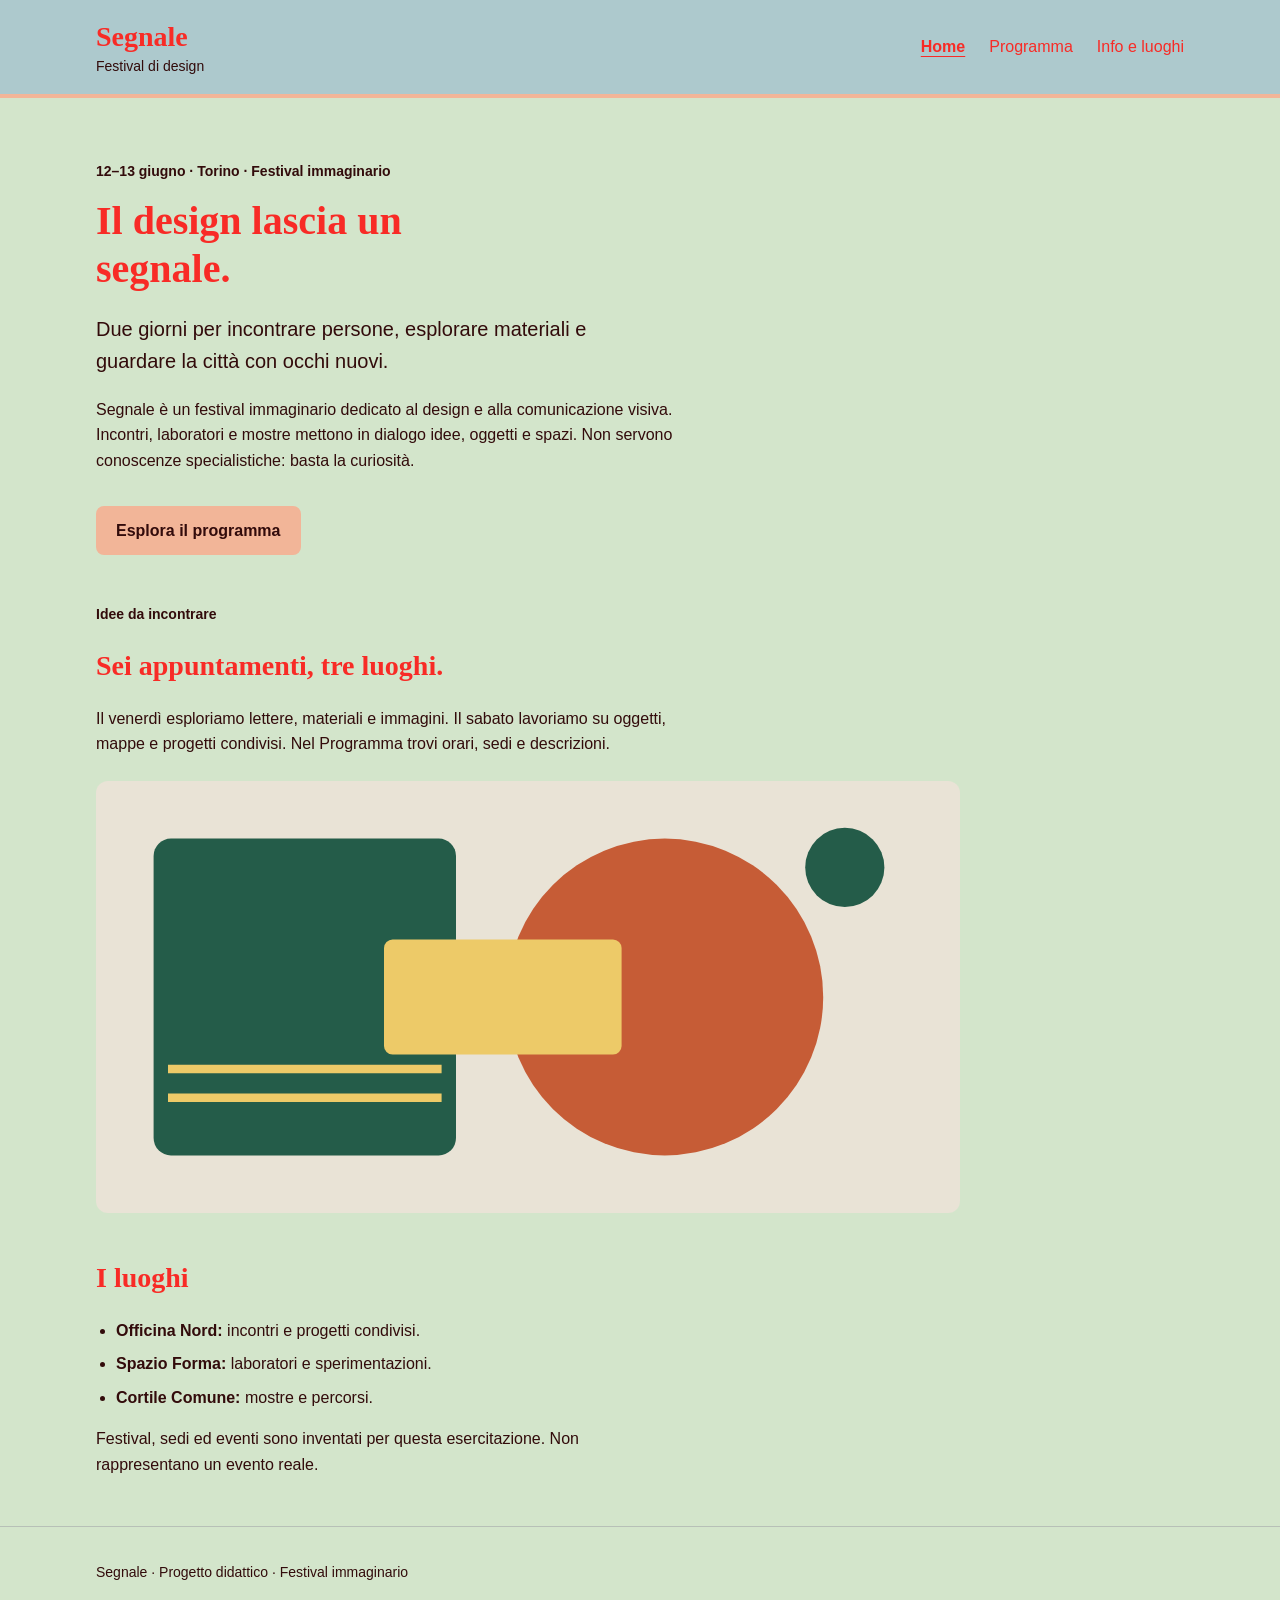
<file: index.html>
<!doctype html>
<html lang="it">
<head>
  <meta charset="utf-8">
  <meta name="viewport" content="width=device-width, initial-scale=1">
  <title>Segnale — Festival di design</title>
    <link rel="preconnect" href="https://api.fontshare.com" crossorigin>
    <link href="https://api.fontshare.com/v2/css?f[]=erode@401,600,700&f[]=nunito@400,401,600,700&display=swap" rel="stylesheet">
  <link rel="stylesheet" href="style.css">
</head>
<body>
  <a class="skip-link" href="#contenuto">Vai al contenuto</a>
  <header class="site-header">
    <div class="container">
      <a class="brand" href="index.html">Segnale<span>Festival di design</span></a>
      <nav aria-label="Navigazione principale">
        <a href="index.html" aria-current="page">Home</a>
        <!-- Da completare: collegare questa voce alla pagina Programma. -->
        <a href="programma.html">Programma</a>
        <a href="info.html">Info e luoghi</a>
      </nav>
    </div>
  </header>

  <main id="contenuto" class="container">
    <section class="intro" aria-labelledby="titolo-home">
      <p class="eyebrow">12–13 giugno · Torino · Festival immaginario</p>
      <h1 id="titolo-home">Il design lascia un segnale.</h1>
      <p class="lead">Due giorni per incontrare persone, esplorare materiali e guardare la città con occhi nuovi.</p>
      <p class="reading-text">Segnale è un festival immaginario dedicato al design e alla comunicazione visiva. Incontri, laboratori e mostre mettono in dialogo idee, oggetti e spazi. Non servono conoscenze specialistiche: basta la curiosità.</p>
      <!-- Da completare: anche questo collegamento deve aprire il Programma. -->
      <a class="button-link" href="programma.html">Esplora il programma</a>
    </section>

    <section class="content-section" aria-labelledby="titolo-festival">
      <p class="eyebrow">Idee da incontrare</p>
      <h2 id="titolo-festival">Sei appuntamenti, tre luoghi.</h2>
      <p class="reading-text">Il venerdì esploriamo lettere, materiali e immagini. Il sabato lavoriamo su oggetti, mappe e progetti condivisi. Nel Programma trovi orari, sedi e descrizioni.</p>
      <img class="festival-image" src="assets/festival.svg" alt="Composizione geometrica di cerchi e rettangoli nei colori del festival" width="1200" height="600">
    </section>

    <section class="content-section" aria-labelledby="titolo-luoghi">
      <h2 id="titolo-luoghi">I luoghi</h2>
      <ul class="venues">
        <li><strong>Officina Nord:</strong> incontri e progetti condivisi.</li>
        <li><strong>Spazio Forma:</strong> laboratori e sperimentazioni.</li>
        <li><strong>Cortile Comune:</strong> mostre e percorsi.</li>
      </ul>
      <p class="reading-text">Festival, sedi ed eventi sono inventati per questa esercitazione. Non rappresentano un evento reale.</p>
    </section>
  </main>

  <footer class="site-footer"><div class="container"><p>Segnale · Progetto didattico · Festival immaginario</p></div></footer>
</body>
</html>
</file>
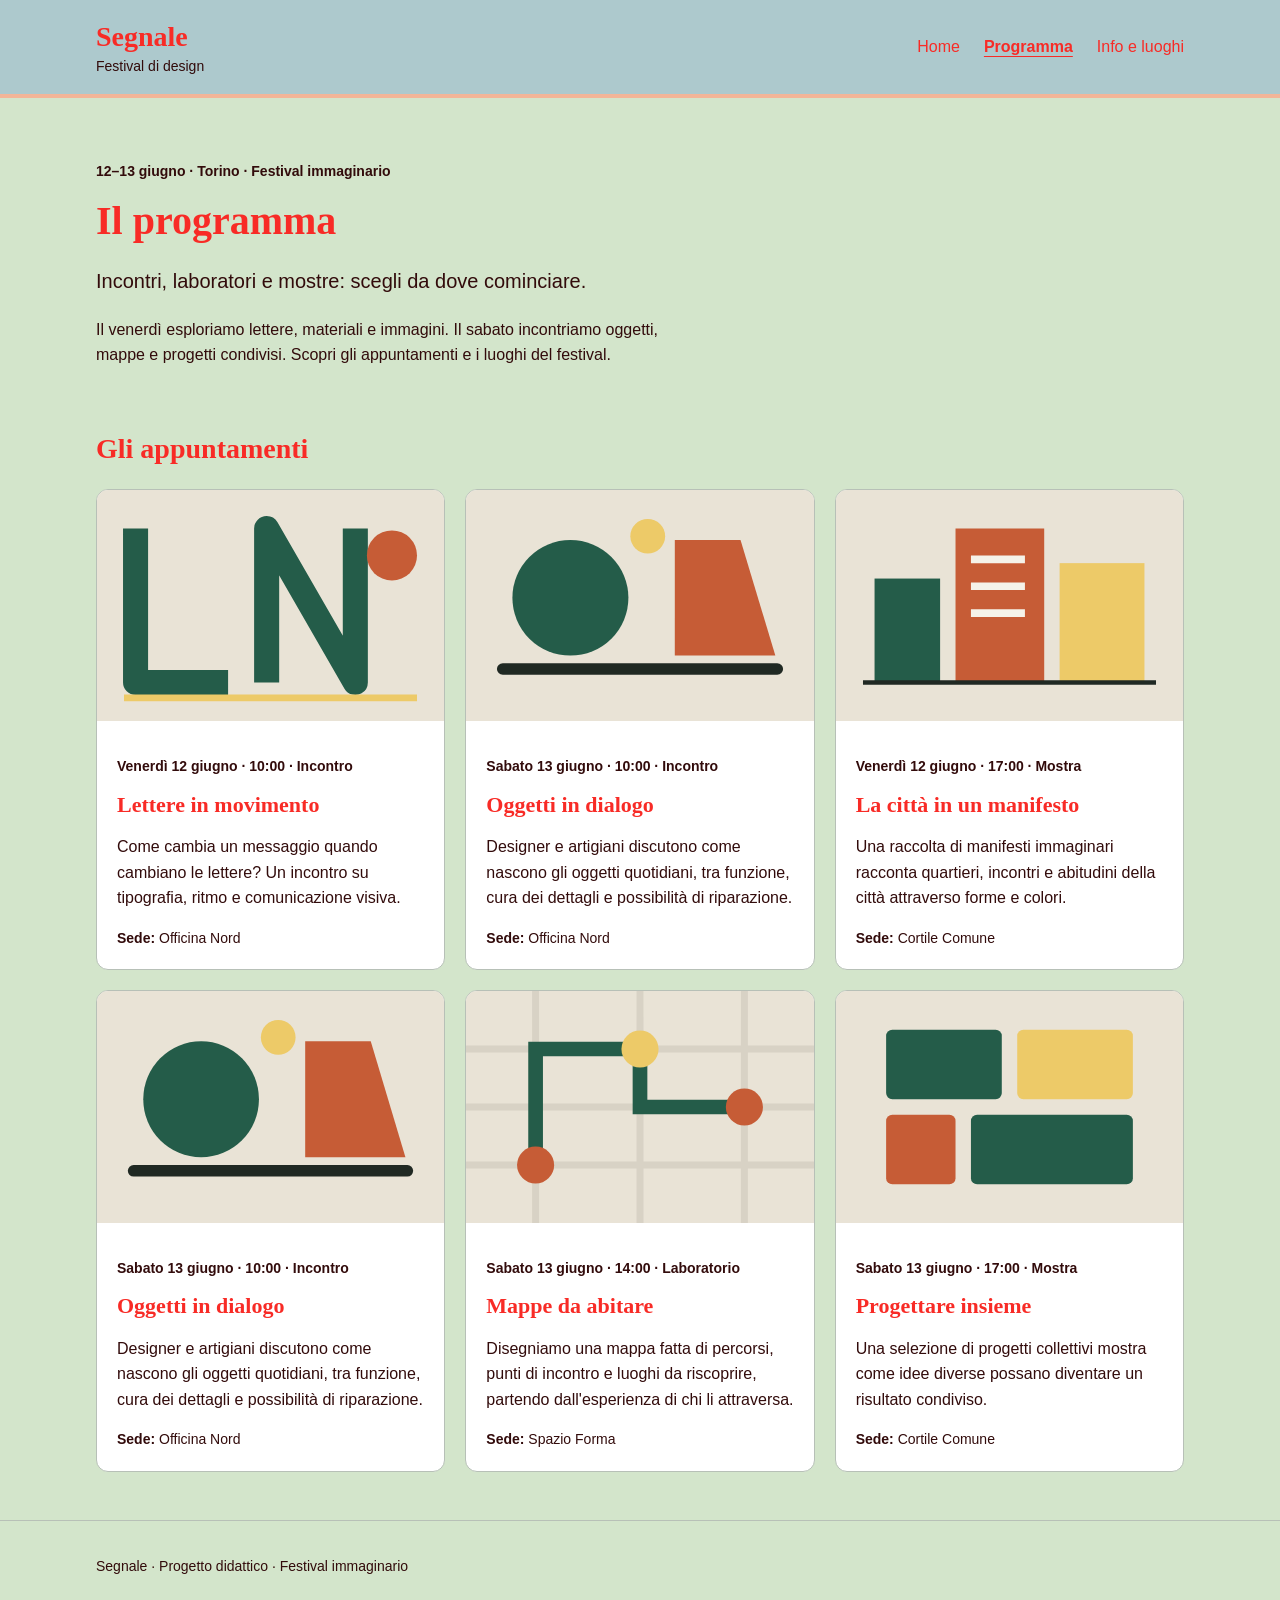
<file: programma.html>
<!doctype html>
<html lang="it">
<head>
  <meta charset="utf-8">
  <meta name="viewport" content="width=device-width, initial-scale=1">
  <title>Programma — Segnale</title>
  <link rel="preconnect" href="https://api.fontshare.com" crossorigin>
  <link href="https://api.fontshare.com/v2/css?f[]=erode@401,600,700&f[]=nunito@400,401,600,700&display=swap" rel="stylesheet">
  <link rel="stylesheet" href="style.css">
</head>
<body>
  <a class="skip-link" href="#contenuto">Vai al contenuto</a>
  <header class="site-header">
    <div class="container">
      <a class="brand" href="index.html">Segnale<span>Festival di design</span></a>
      <nav aria-label="Navigazione principale">
        <a href="index.html">Home</a>
        <a href="programma.html" aria-current="page">Programma</a>
        <a href="info.html">Info e luoghi</a>
      </nav>
    </div>
  </header>

  <main id="contenuto" class="container">
    <section class="intro" aria-labelledby="titolo-programma">
      <p class="eyebrow">12–13 giugno · Torino · Festival immaginario</p>
      <h1 id="titolo-programma">Il programma</h1>
      <p class="lead">Incontri, laboratori e mostre: scegli da dove cominciare.</p>
      <p class="reading-text">Il venerdì esploriamo lettere, materiali e immagini. Il sabato incontriamo oggetti, mappe e progetti condivisi. Scopri gli appuntamenti e i luoghi del festival.</p>
    </section>

    <section class="content-section" aria-labelledby="titolo-eventi">
      <h2 id="titolo-eventi">Gli appuntamenti</h2>
      <!-- Messaggio di stato per caricamento, elenco vuoto o errori -->
      <p id="stato-programma" class="reading-text" aria-live="polite">Caricamento del programma in corso...</p>
      <!-- Contenitore che verrà popolato dinamicamente da programma.js -->
      <div id="griglia-eventi" class="event-grid"></div>
    </section>
  </main>

  <footer class="site-footer"><div class="container"><p>Segnale · Progetto didattico · Festival immaginario</p></div></footer>

  <script src="programma.js"></script>
</body>
</html>
</file>
<file: style.css>
/* Stile iniziale: tipografia, colori e variabili CSS sono già predisposti.
   Lavoreremo su collegamenti, CSS condiviso e disposizione delle schede. */

/* Scelte comuni: ogni regola usa var() per richiamarne il valore. */
:root {
  --colore-primario: #F82B26;
  --colore-primario-scuro: #320B0B;
  --colore-sfondo: #D3E5CB;
  --colore-sfondo-header: #ADC9CD;
  --colore-testo: #320B0B;
  --colore-bottone-base: #F2B598;
  --colore-testo-bottone: #F5F5F5;
  --font-testo: "Nunito", -apple-system, BlinkMacSystemFont, "Segoe UI", Roboto, sans-serif;
  --font-titoli: "Erode", Georgia, serif;
}

* {
  box-sizing: border-box;
}

body {
  margin: 0;
  background: var(--colore-sfondo);
  color: var(--colore-testo);
  font-family: var(--font-testo);
  font-size: 1rem;
  line-height: 1.6;
}

a {
  color: var(--colore-primario);
}

a:hover {
  text-decoration-thickness: 3px;
}

a:focus-visible {
  outline: 3px solid var(--colore-testo);
  outline-offset: 4px;
}

.container {
  width: 92%;
  max-width: 68rem;
  margin: 0 auto;
}

.site-header {
  position: sticky;
  top: 0;
  z-index: 1000;
  padding: 0.75rem 0;
  background-color: var(--colore-sfondo-header);
  border-bottom: 4px solid var(--colore-bottone-base);
}

.brand {
  display: inline-block;
  color: var(--colore-primario);
  font-family: var(--font-titoli);
  font-size: 1.75rem;
  font-weight: bold;
  line-height: 1.2;
  text-decoration: none;
}

.brand span {
  display: block;
  margin-top: 0.25rem;
  color: var(--colore-testo);
  font-family: var(--font-testo);
  font-size: 0.875rem;
  font-weight: normal;
}

nav {
  display: flex;
  flex-direction: column;
  gap: 0.35rem;
  margin-top: 0.65rem;
}

nav a {
  display: inline-block;
  padding: 0.2rem 0;
  text-decoration: none;
}

nav a:hover,
nav a[aria-current="page"] {
  text-decoration: underline;
  text-underline-offset: 4px;
}

nav a[aria-current="page"] {
  font-weight: bold;
}

@media (min-width: 600px) {
  .site-header {
    padding: 1.25rem 0;
  }

  .site-header .container {
    display: flex;
    justify-content: space-between;
    align-items: center;
    gap: 1.5rem;
  }

  nav {
    flex-direction: row;
    flex-wrap: wrap;
    gap: 1.5rem;
    margin-top: 0;
  }
}

.intro {
  padding: 3rem 0 1rem;
}

.eyebrow,
.event-meta {
  color: var(--colore-testo);
  font-size: 0.875rem;
  font-weight: bold;
}

h1,
h2,
h3 {
  color: var(--colore-primario);
  font-family: var(--font-titoli);
  line-height: 1.2;
}

h1 {
  max-width: 18ch;
  margin: 0.75rem 0 1.25rem;
  font-size: 2.5rem;
}

h2 {
  font-size: 1.75rem;
}

h3 {
  margin: 0.5rem 0 0.75rem;
  font-size: 1.375rem;
}

.lead {
  max-width: 48ch;
  font-size: 1.25rem;
}

.reading-text {
  max-width: 65ch;
}

.button-link {
  display: inline-block;
  margin-top: 1rem;
  padding: 0.75rem 1.25rem;
  border-radius: 0.5rem;
  background: var(--colore-bottone-base);
  color: var(--colore-testo);
  font-weight: bold;
  text-decoration: none;
  transition: background-color 0.2s ease;
}

.button-link:hover {
  background: var(--colore-primario);
  color: var(--colore-testo-bottone);
}

.content-section {
  margin: 2rem 0 3rem;
}

.festival-image {
  display: block;
  width: 100%;
  max-width: 54rem;
  height: auto;
  margin-top: 1.5rem;
  border-radius: 0.75rem;
}

.venues {
  padding-left: 1.25rem;
}

.venues li {
  margin-bottom: 0.5rem;
}

.event-grid {
  display: grid;
  grid-template-columns: minmax(0, 1fr);
  gap: 1.25rem;
}

@media (min-width: 600px) {
  .event-grid {
    grid-template-columns: repeat(2, minmax(0, 1fr));
  }
}

.event-card {
  min-width: 0;
  overflow: hidden;
  border: 1px solid #b7c0b7;
  border-radius: 0.75rem;
  background: #ffffff;
}

@media (min-width: 1024px) {
  .event-grid {
    grid-template-columns: repeat(3, minmax(0, 1fr));
  }
}

.event-card img {
  display: block;
  width: 100%;
  height: auto;
}

.event-body {
  padding: 1.25rem;
}

.event-body p:last-child {
  margin-bottom: 0;
}

.event-place {
  color: var(--colore-testo);
  font-size: 0.875rem;
}

.site-footer {
  padding: 1.25rem 0;
  border-top: 1px solid #b7c0b7;
  color: var(--colore-testo);
  font-size: 0.875rem;
}

.skip-link {
  position: absolute;
  top: -6rem;
  left: 1rem;
  padding: 0.75rem 1rem;
  background: #ffffff;
  color: var(--colore-testo);
}

.skip-link:focus {
  top: 1rem;
}

.info-swiper {
  width: 100%;
  max-width: 54rem;
  margin-top: 1.5rem;
  border-radius: 0.75rem;
  overflow: hidden;
  border: 1px solid #b7c0b7;
  background: #ffffff;
}

.info-swiper .swiper-slide img {
  display: block;
  width: 100%;
  height: auto;
}

.swiper-caption {
  padding: 1rem 1.25rem;
  margin: 0;
  background: #ffffff;
  font-size: 0.95rem;
  color: var(--colore-testo);
  border-top: 1px solid #e2e8e2;
}

.info-swiper {
  position: relative;
}

.info-swiper .swiper-button-next,
.info-swiper .swiper-button-prev {
  color: var(--colore-primario);
}

.info-swiper .swiper-pagination-bullet-active {
  background: var(--colore-primario);
}

#mappa-sedi {
  display: block;
  width: 100%;
  max-width: 54rem;
  height: 400px;
  border: 1px solid #b7c0b7;
  border-radius: 0.75rem;
  margin-top: 1.5rem;
  margin-bottom: 0.75rem;
}

.map-fullscreen-link {
  margin-bottom: 1.5rem;
  font-size: 0.95rem;
}

.swiper-button-prev,
.swiper-button-next {
  width: 44px;
  height: 44px;
  background-color: #ffffff; 
  border: 1px solid var(--colore-primario);
  border-radius: 50%;
  color: var(--colore-primario) !important;
  transition: background-color 0.3s ease, color 0.3s ease;
}

.swiper-button-prev::after,
.swiper-button-next::after {
  font-size: 0.5rem;
  font-weight: bold;
}

.swiper-button-prev:hover,
.swiper-button-next:hover {
  background-color: var(--colore-primario) !important;
  color: #ffffff !important;
}

.swiper-button-prev:focus-visible,
.swiper-button-next:focus-visible {
  outline: 3px solid var(--colore-testo);
  outline-offset: 4px;
}

.weather-box {
  max-width: 54rem;
  margin-top: 1.25rem;
  padding: 1.25rem;
  border: 1px solid #b7c0b7;
  border-radius: 0.75rem;
  background: #ffffff;
}

.weather-box p:first-child {
  margin-top: 0;
}

.weather-main {
  margin: 0 0 0.5rem;
  font-size: 1.25rem;
}

.weather-source {
  margin: 1rem 0 0;
  padding-top: 0.75rem;
  border-top: 1px solid #e2e8e2;
  font-size: 0.875rem;
}
</file>
